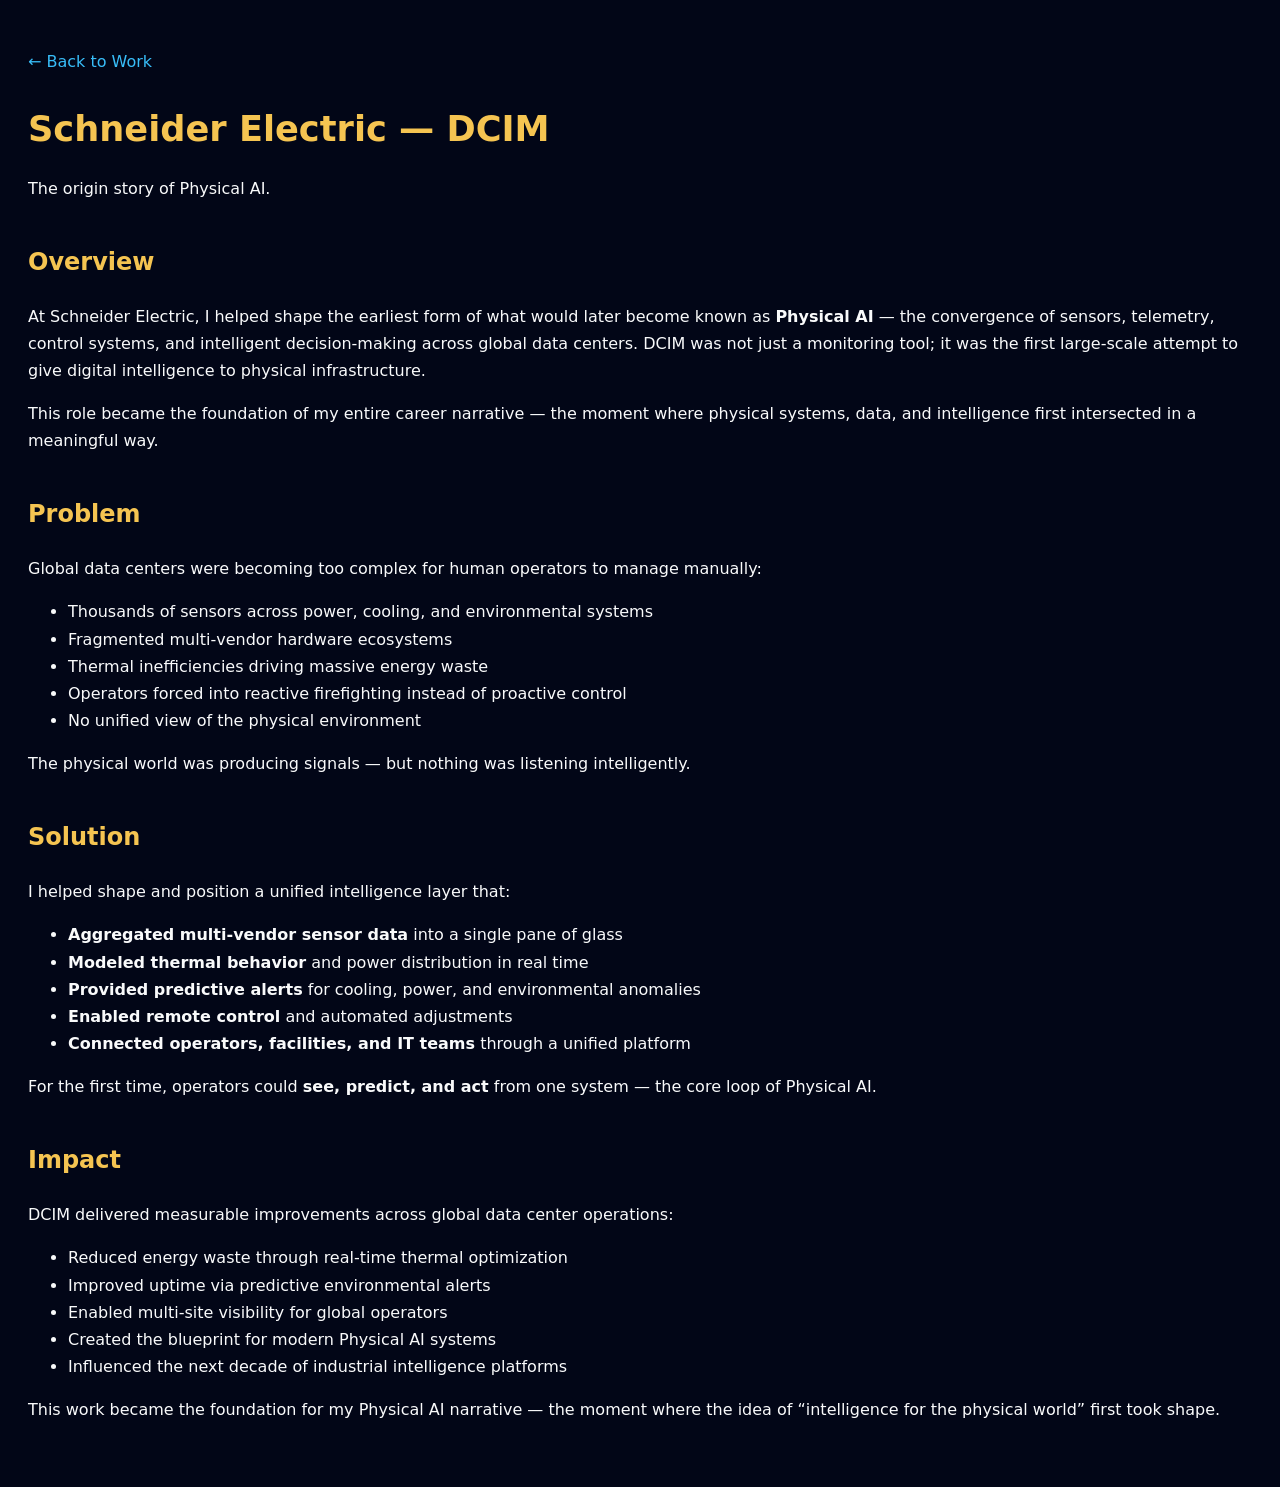
<file: case-dcim.html>
<!DOCTYPE html>
<html lang="en">
<head>
<meta charset="UTF-8">
<meta name="viewport" content="width=device-width, initial-scale=1">
<title>Case Study | Schneider Electric — DCIM</title>

<style>
  body {
    background: #020617;
    color: #f9fafb;
    font-family: system-ui, sans-serif;
    padding: 40px 20px;
    line-height: 1.7;
  }

  h1 { color: #f5c451; font-size: 2.2rem; margin-bottom: 10px; }
  h2 { color: #f5c451; margin-top: 40px; }
  .section { margin-top: 30px; }
  .back { color: #38bdf8; text-decoration: none; font-size: 1rem; }
</style>
</head>

<body>

<a href="work.html" class="back">← Back to Work</a>

<h1>Schneider Electric — DCIM</h1>
<p class="subtitle">The origin story of Physical AI.</p>

<div class="section">
  <h2>Overview</h2>
  <p>
    At Schneider Electric, I helped shape the earliest form of what would later become known as 
    <strong>Physical AI</strong> — the convergence of sensors, telemetry, control systems, and intelligent 
    decision‑making across global data centers. DCIM was not just a monitoring tool; it was the first 
    large‑scale attempt to give digital intelligence to physical infrastructure.
  </p>
  <p>
    This role became the foundation of my entire career narrative — the moment where physical systems, 
    data, and intelligence first intersected in a meaningful way.
  </p>
</div>

<div class="section">
  <h2>Problem</h2>
  <p>
    Global data centers were becoming too complex for human operators to manage manually:
    <ul>
      <li>Thousands of sensors across power, cooling, and environmental systems</li>
      <li>Fragmented multi‑vendor hardware ecosystems</li>
      <li>Thermal inefficiencies driving massive energy waste</li>
      <li>Operators forced into reactive firefighting instead of proactive control</li>
      <li>No unified view of the physical environment</li>
    </ul>
    The physical world was producing signals — but nothing was listening intelligently.
  </p>
</div>

<div class="section">
  <h2>Solution</h2>
  <p>
    I helped shape and position a unified intelligence layer that:
    <ul>
      <li><strong>Aggregated multi‑vendor sensor data</strong> into a single pane of glass</li>
      <li><strong>Modeled thermal behavior</strong> and power distribution in real time</li>
      <li><strong>Provided predictive alerts</strong> for cooling, power, and environmental anomalies</li>
      <li><strong>Enabled remote control</strong> and automated adjustments</li>
      <li><strong>Connected operators, facilities, and IT teams</strong> through a unified platform</li>
    </ul>
    For the first time, operators could <strong>see, predict, and act</strong> from one system — the core 
    loop of Physical AI.
  </p>
</div>

<div class="section">
  <h2>Impact</h2>
  <p>
    DCIM delivered measurable improvements across global data center operations:
    <ul>
      <li>Reduced energy waste through real-time thermal optimization</li>
      <li>Improved uptime via predictive environmental alerts</li>
      <li>Enabled multi‑site visibility for global operators</li>
      <li>Created the blueprint for modern Physical AI systems</li>
      <li>Influenced the next decade of industrial intelligence platforms</li>
    </ul>
    This work became the foundation for my Physical AI narrative — the moment where the idea of 
    “intelligence for the physical world” first took shape.
  </p>
</div>

</body>
</html>
</file>
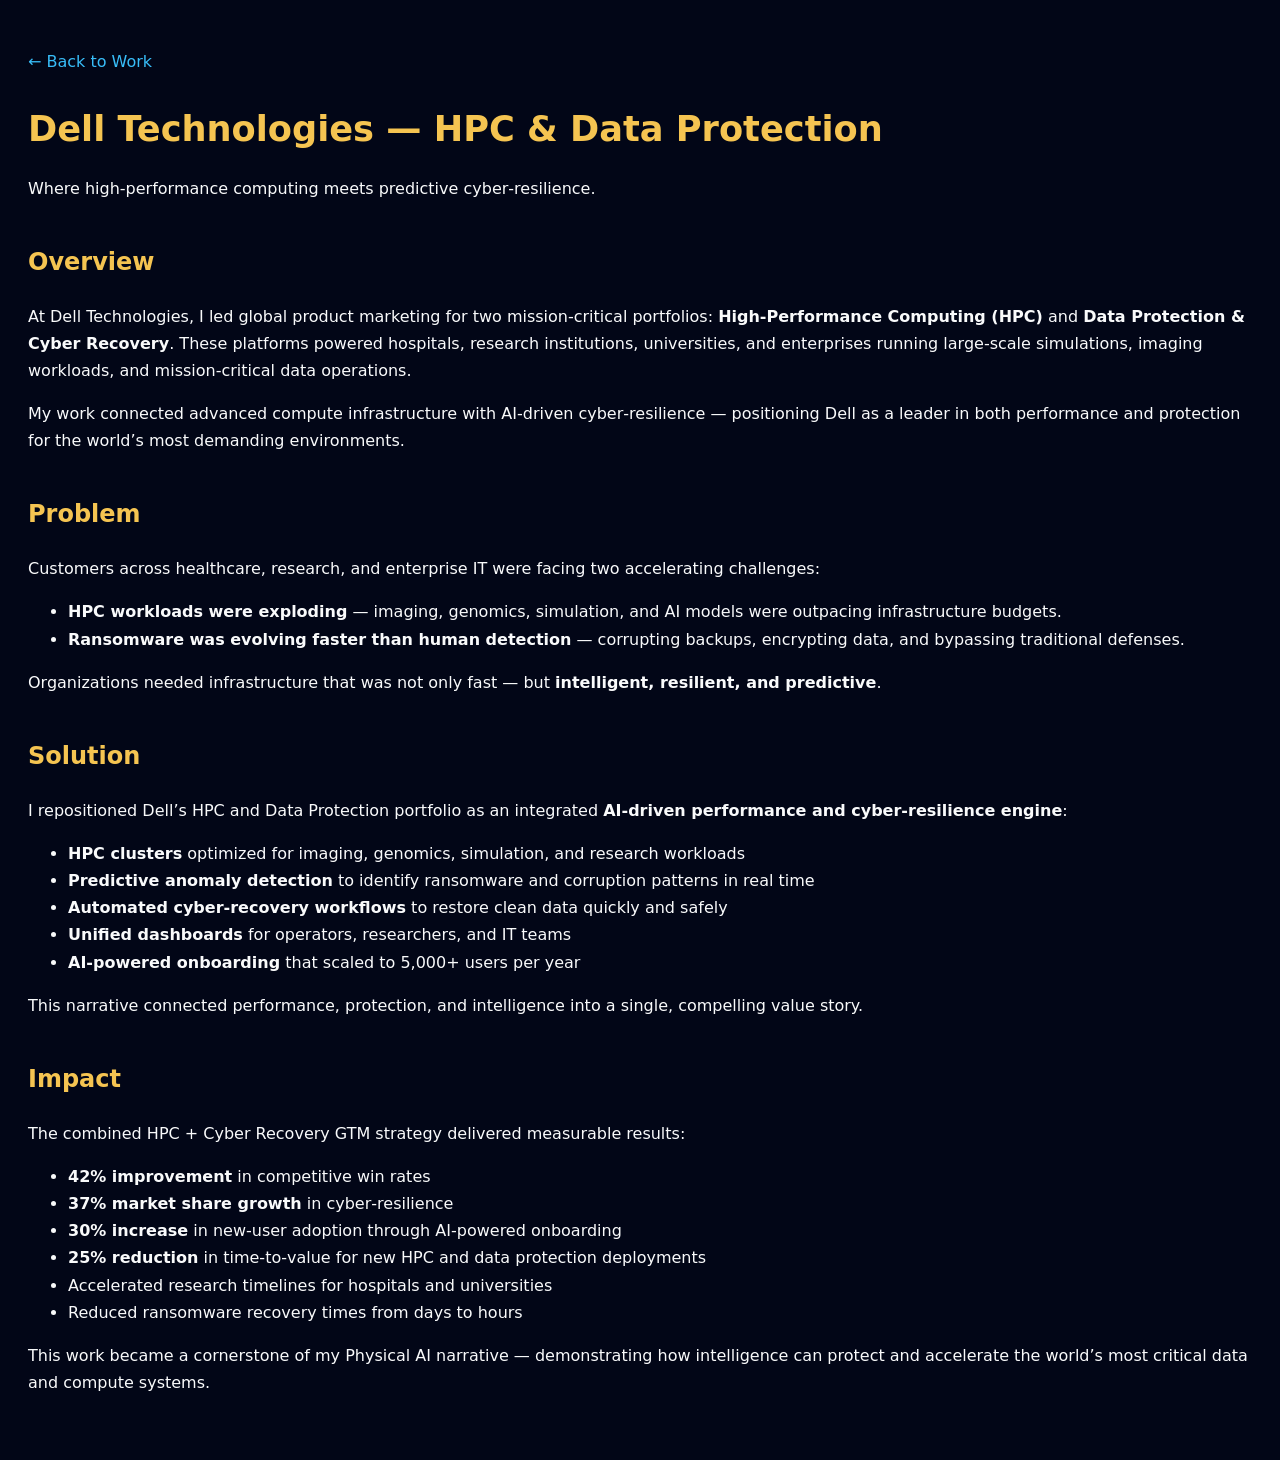
<file: case-dell.html>
<!DOCTYPE html>
<html lang="en">
<head>
<meta charset="UTF-8">
<meta name="viewport" content="width=device-width, initial-scale=1">
<title>Case Study | Dell Technologies — HPC & Data Protection</title>

<style>
  body {
    background: #020617;
    color: #f9fafb;
    font-family: system-ui, sans-serif;
    padding: 40px 20px;
    line-height: 1.7;
  }

  h1 { color: #f5c451; font-size: 2.2rem; margin-bottom: 10px; }
  h2 { color: #f5c451; margin-top: 40px; }
  .section { margin-top: 30px; }
  .back { color: #38bdf8; text-decoration: none; font-size: 1rem; }
</style>
</head>

<body>

<a href="work.html" class="back">← Back to Work</a>

<h1>Dell Technologies — HPC & Data Protection</h1>
<p class="subtitle">Where high‑performance computing meets predictive cyber‑resilience.</p>

<div class="section">
  <h2>Overview</h2>
  <p>
    At Dell Technologies, I led global product marketing for two mission‑critical portfolios: 
    <strong>High‑Performance Computing (HPC)</strong> and <strong>Data Protection & Cyber Recovery</strong>. 
    These platforms powered hospitals, research institutions, universities, and enterprises running 
    large‑scale simulations, imaging workloads, and mission‑critical data operations.
  </p>
  <p>
    My work connected advanced compute infrastructure with AI‑driven cyber‑resilience — positioning Dell 
    as a leader in both performance and protection for the world’s most demanding environments.
  </p>
</div>

<div class="section">
  <h2>Problem</h2>
  <p>
    Customers across healthcare, research, and enterprise IT were facing two accelerating challenges:
    <ul>
      <li><strong>HPC workloads were exploding</strong> — imaging, genomics, simulation, and AI models were outpacing infrastructure budgets.</li>
      <li><strong>Ransomware was evolving faster than human detection</strong> — corrupting backups, encrypting data, and bypassing traditional defenses.</li>
    </ul>
    Organizations needed infrastructure that was not only fast — but <strong>intelligent, resilient, and predictive</strong>.
  </p>
</div>

<div class="section">
  <h2>Solution</h2>
  <p>
    I repositioned Dell’s HPC and Data Protection portfolio as an integrated 
    <strong>AI‑driven performance and cyber‑resilience engine</strong>:
    <ul>
      <li><strong>HPC clusters</strong> optimized for imaging, genomics, simulation, and research workloads</li>
      <li><strong>Predictive anomaly detection</strong> to identify ransomware and corruption patterns in real time</li>
      <li><strong>Automated cyber‑recovery workflows</strong> to restore clean data quickly and safely</li>
      <li><strong>Unified dashboards</strong> for operators, researchers, and IT teams</li>
      <li><strong>AI‑powered onboarding</strong> that scaled to 5,000+ users per year</li>
    </ul>
    This narrative connected performance, protection, and intelligence into a single, compelling value story.
  </p>
</div>

<div class="section">
  <h2>Impact</h2>
  <p>
    The combined HPC + Cyber Recovery GTM strategy delivered measurable results:
    <ul>
      <li><strong>42% improvement</strong> in competitive win rates</li>
      <li><strong>37% market share growth</strong> in cyber‑resilience</li>
      <li><strong>30% increase</strong> in new‑user adoption through AI‑powered onboarding</li>
      <li><strong>25% reduction</strong> in time‑to‑value for new HPC and data protection deployments</li>
      <li>Accelerated research timelines for hospitals and universities</li>
      <li>Reduced ransomware recovery times from days to hours</li>
    </ul>
    This work became a cornerstone of my Physical AI narrative — demonstrating how intelligence can 
    protect and accelerate the world’s most critical data and compute systems.
  </p>
</div>

</body>
</html>
</file>
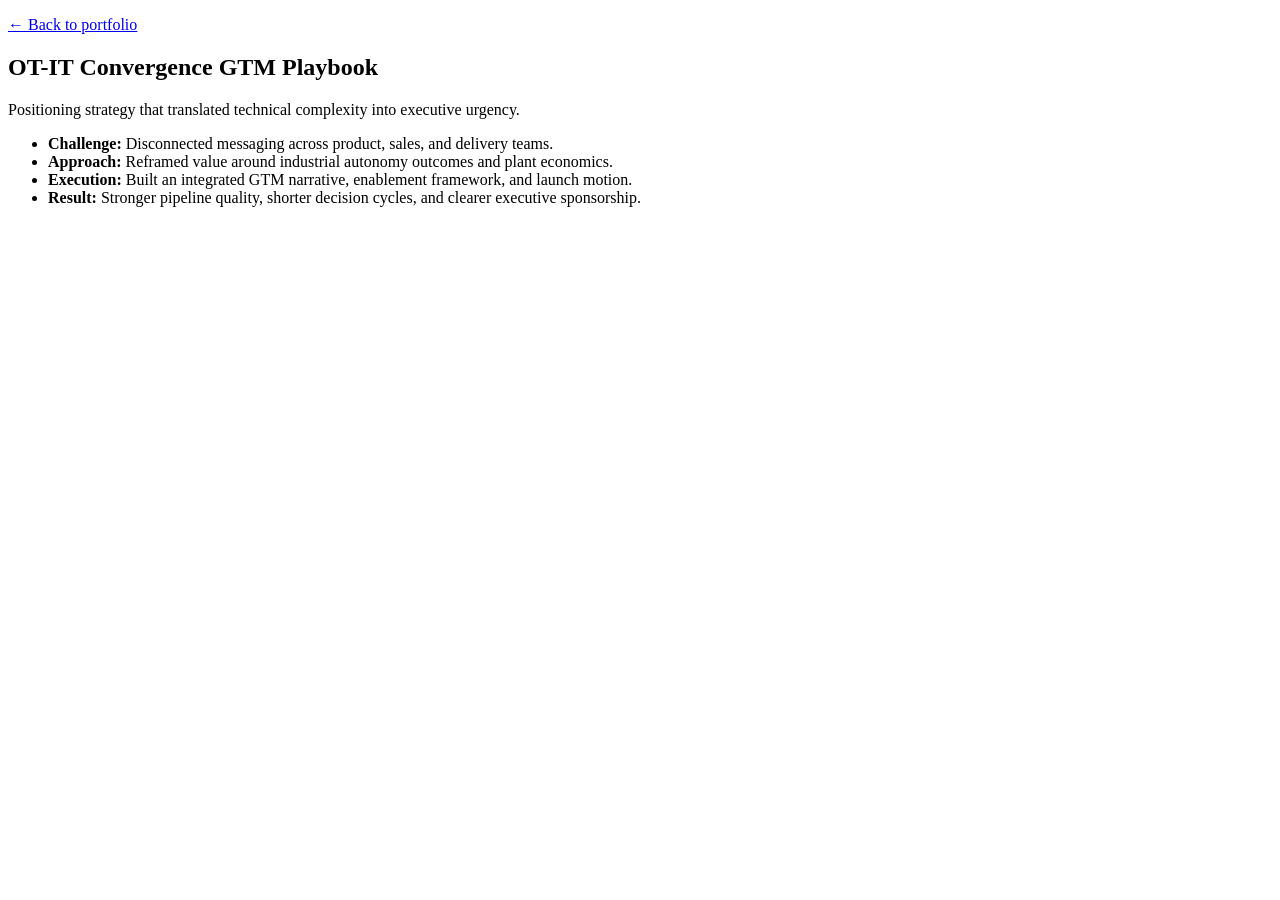
<file: case-studies/gtm-ot-it.html>
<!doctype html>
<html lang="en">
<head>
  <meta charset="UTF-8" />
  <meta name="viewport" content="width=device-width, initial-scale=1.0" />
  <title>GTM OT-IT Convergence | Muhammad Yunas</title>
  <link rel="preconnect" href="https://fonts.googleapis.com" />
  <link rel="preconnect" href="https://fonts.gstatic.com" crossorigin />
  <link href="https://fonts.googleapis.com/css2?family=Inter:wght@400;600;700;800&display=swap" rel="stylesheet" />
  <link rel="stylesheet" href="../assets/css/style.css" />
</head>
<body>
  <main class="section">
    <article class="container narrow">
      <p><a href="../index.html">← Back to portfolio</a></p>
      <h1>OT-IT Convergence GTM Playbook</h1>
      <p class="lead">Positioning strategy that translated technical complexity into executive urgency.</p>
      <ul>
        <li><strong>Challenge:</strong> Disconnected messaging across product, sales, and delivery teams.</li>
        <li><strong>Approach:</strong> Reframed value around industrial autonomy outcomes and plant economics.</li>
        <li><strong>Execution:</strong> Built an integrated GTM narrative, enablement framework, and launch motion.</li>
        <li><strong>Result:</strong> Stronger pipeline quality, shorter decision cycles, and clearer executive sponsorship.</li>
      </ul>
    </article>
  </main>
  <script src="../assets/js/main.js"></script>
</body>
</html>
</file>
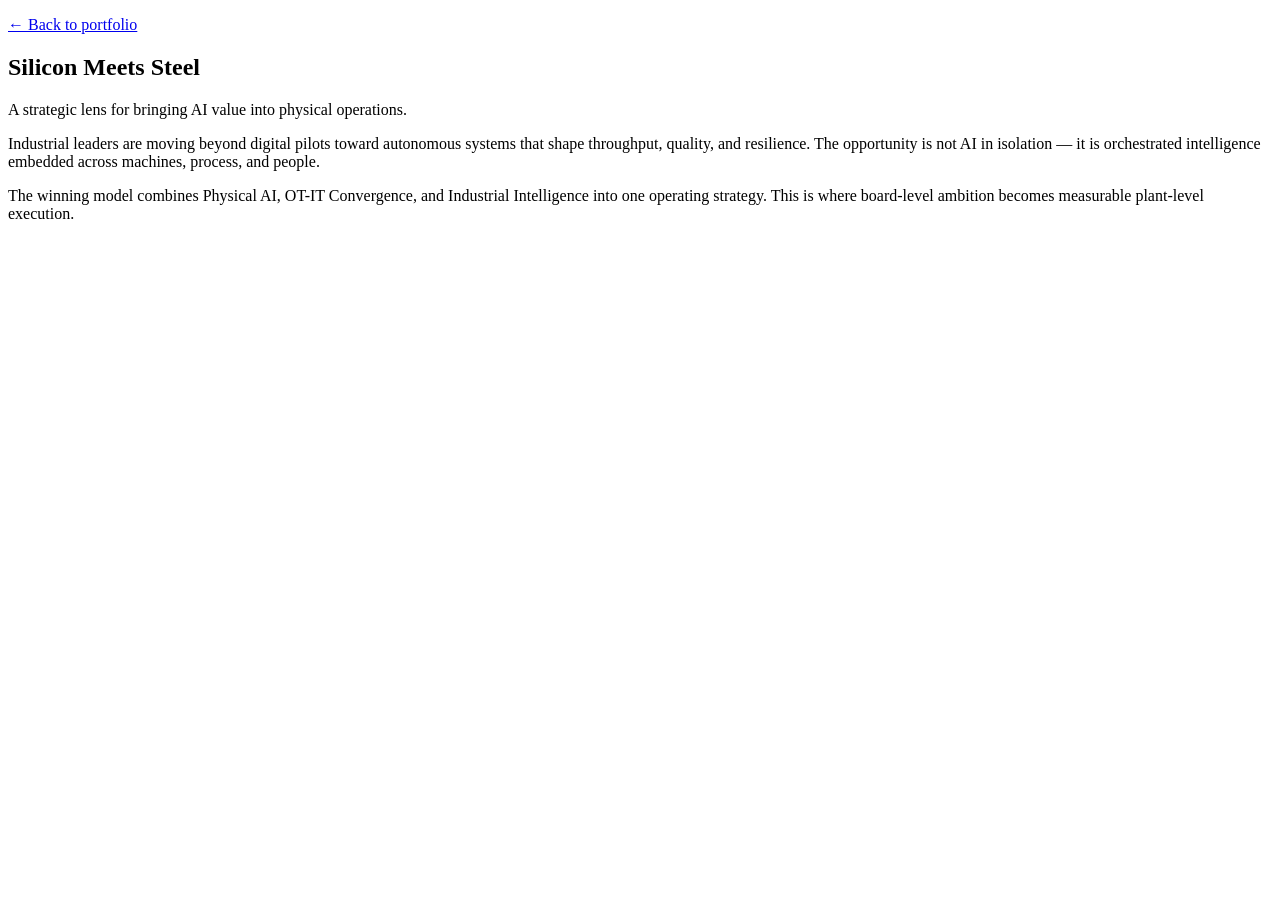
<file: thought-leadership/silicon-meets-steel.html>
<!doctype html>
<html lang="en">
<head>
  <meta charset="UTF-8" />
  <meta name="viewport" content="width=device-width, initial-scale=1.0" />
  <title>Silicon Meets Steel | Muhammad Yunas</title>
  <link rel="preconnect" href="https://fonts.googleapis.com" />
  <link rel="preconnect" href="https://fonts.gstatic.com" crossorigin />
  <link href="https://fonts.googleapis.com/css2?family=Inter:wght@400;600;700;800&display=swap" rel="stylesheet" />
  <link rel="stylesheet" href="../assets/css/style.css" />
</head>
<body>
  <main class="section">
    <article class="container narrow">
      <p><a href="../index.html">← Back to portfolio</a></p>
      <h1>Silicon Meets Steel</h1>
      <p class="lead">A strategic lens for bringing AI value into physical operations.</p>
      <p>Industrial leaders are moving beyond digital pilots toward autonomous systems that shape throughput, quality, and resilience. The opportunity is not AI in isolation — it is orchestrated intelligence embedded across machines, process, and people.</p>
      <p>The winning model combines Physical AI, OT-IT Convergence, and Industrial Intelligence into one operating strategy. This is where board-level ambition becomes measurable plant-level execution.</p>
    </article>
  </main>
  <script src="../assets/js/main.js"></script>
</body>
</html>
</file>
<file: assets/css/style.css>
<!DOCTYPE html>
<html lang="en">
<head>
  <meta charset="UTF-8" />
  <title>Muhammad Yunas – Physical AI & GTM</title>
  <meta name="viewport" content="width=device-width, initial-scale=1.0" />

  <!-- SEO basics -->
  <meta name="description" content="Muhammad Yunas – Senior Product Marketing leader in Physical AI, Industrial AI, and GTM strategy." />

  <!-- Open Graph -->
  <meta property="og:title" content="Muhammad Yunas – Physical AI & GTM" />
  <meta property="og:description" content="Executive portfolio for Physical AI, Industrial AI, and GTM leadership." />
  <meta property="og:url" content="https://muhammad-yunas.com" />
  <meta property="og:type" content="website" />

  <!-- Google Analytics 4 -->
  <script async src="https://www.googletagmanager.com/gtag/js?id=G-NG2H7GWNJN"></script>
  <script>
    window.dataLayer = window.dataLayer || [];
    function gtag(){dataLayer.push(arguments);}
    gtag('js', new Date());
    gtag('config', 'G-NG2H7GWNJN');
  </script>

  <link rel="stylesheet" href="style.css" />
</head>
<body>
  <header class="site-header">
    <div class="logo-mark">MY</div>
    <nav class="top-nav">
      <a href="#about">About</a>
      <a href="#story">Story</a>
      <a href="#work">Work</a>
      <a href="#portfolio">Visual Portfolio</a>
      <a href="#contact">Contact</a>
    </nav>
  </header>

  <!-- HERO -->
  <section class="hero" id="hero">
    <div class="hero-left">
      <p class="hero-kicker">Physical AI · Industrial AI · GTM</p>
      <h1 class="hero-title">Muhammad Yunas</h1>
      <p class="hero-subtitle">Senior Product Marketing & GTM Leader</p>
      <p class="hero-tagline">
        I design and launch systems where <span class="tagline-highlight">sense, analyze, and act</span> are not buzzwords—they’re the operating model.
      </p>

      <div class="hero-cta-row">
        <a href="/assets/resume.pdf"
           class="btn btn-primary"
           target="_blank"
           rel="noopener"
           onclick="gtag('event', 'resume_download', { event_category: 'engagement' });">
          Download Resume
        </a>
        <a href="mailto:Yunasmuh@gmail.com" class="btn btn-secondary">
          Email
        </a>
      </div>

      <div class="hero-links">
        <a href="https://www.linkedin.com/in/muhammad-yunas"
           target="_blank"
           rel="noopener"
           onclick="gtag('event', 'linkedin_click', { event_category: 'engagement' });">
          LinkedIn
        </a>
        <span class="hero-separator">·</span>
        <a href="https://muhammad-yunas.com"
           target="_blank"
           rel="noopener"
           onclick="gtag('event', 'website_click', { event_category: 'engagement' });">
          Website
        </a>
      </div>
    </div>

    <div class="hero-right">
      <div class="persona-wrapper">
        <img src="assets/persona.png"
             alt="Executive portrait of Muhammad Yunas"
             class="persona-image" />
      </div>
    </div>
  </section>

  <!-- NARRATION BUBBLE (BOTTOM RIGHT) -->
  <div id="personaNarration" class="persona-narration"></div>

  <!-- ABOUT -->
  <section id="about" class="section">
    <h2>About</h2>
    <p>
      I operate at the intersection of Physical AI, Industrial AI, and GTM strategy—translating complex systems into narratives
      that executives can act on and operators can trust.
    </p>
  </section>

  <!-- STORY -->
  <section id="story" class="section">
    <h2>Story</h2>
    <p>
      My work centers on building clarity in environments where telemetry, signals, and constraints collide. I focus on
      narrative, positioning, and system design that make transformation feel inevitable instead of optional.
    </p>
  </section>

  <!-- WORK -->
  <section id="work" class="section">
    <h2>Selected Work</h2>
    <p>
      From industrial platforms to Physical AI deployments, I’ve led GTM and product marketing motions that align
      executive intent with operational reality.
    </p>
  </section>

  <!-- CASE STUDY -->
  <section id="case-study" class="section">
    <h2>Case Study: Sense · Analyze · Act</h2>
    <p>
      A transformation program where sensing infrastructure, analytical models, and action layers were unified into a single
      narrative and operating rhythm—reducing friction, increasing adoption, and clarifying value.
    </p>
  </section>

  <!-- SENSE · ANALYZE · ACT -->
  <section id="sense-analyze-act" class="section">
    <h2>Sense · Analyze · Act</h2>
    <p>
      Precision isn’t optional—it’s the operating system. I design GTM and product narratives that respect constraints,
      elevate signals, and make decisions feel grounded instead of speculative.
    </p>
  </section>

  <!-- VISUAL PORTFOLIO (CARDS MOVED HERE) -->
  <section id="portfolio" class="section">
    <h2>Visual Portfolio</h2>
    <p>Every frame is a signal. Every signal tells a story.</p>

    <div class="portfolio-grid">
      <article class="portfolio-card">
        <h3>Industrial Cinematic</h3>
        <p>Visual language tuned to industrial systems, telemetry, and motion.</p>
      </article>
      <article class="portfolio-card">
        <h3>Executive Gold</h3>
        <p>Premium aesthetic that aligns with boardroom expectations and operator reality.</p>
      </article>
      <article class="portfolio-card">
        <h3>Signals & Telemetry</h3>
        <p>Frames that highlight data as narrative, not noise.</p>
      </article>
      <article class="portfolio-card">
        <h3>Story Arc</h3>
        <p>Visual sequences that carry a clear before/after transformation story.</p>
      </article>
    </div>
  </section>

  <!-- CONTACT -->
  <section id="contact" class="section section-contact">
    <h2>Contact</h2>
    <p>Good work. Let’s continue building forward.</p>

    <div class="contact-links">
      <a href="mailto:Yunasmuh@gmail.com" class="btn btn-primary">Email</a>
      <a href="https://www.linkedin.com/in/muhammad-yunas"
         target="_blank"
         rel="noopener"
         class="btn btn-secondary"
         onclick="gtag('event', 'linkedin_click', { event_category: 'engagement' });">
        LinkedIn
      </a>
      <a href="https://muhammad-yunas.com"
         target="_blank"
         rel="noopener"
         class="btn btn-secondary"
         onclick="gtag('event', 'website_click', { event_category: 'engagement' });">
        Website
      </a>
      <a href="/assets/resume.pdf"
         target="_blank"
         rel="noopener"
         class="btn btn-secondary"
         onclick="gtag('event', 'resume_download', { event_category: 'engagement' });">
        Download Resume
      </a>
    </div>
  </section>

  <!-- FOOTER -->
  <footer class="site-footer">
    <div class="footer-links">
      <a href="mailto:Yunasmuh@gmail.com">Email</a>
      <span>·</span>
      <a href="https://www.linkedin.com/in/muhammad-yunas"
         target="_blank"
         rel="noopener">
        LinkedIn
      </a>
      <span>·</span>
      <a href="https://muhammad-yunas.com"
         target="_blank"
         rel="noopener">
        Website
      </a>
      <span>·</span>
      <a href="/assets/resume.pdf"
         target="_blank"
         rel="noopener">
        Resume
      </a>
    </div>
    <p class="footer-meta">© <span id="year"></span> Muhammad Yunas · Physical AI & GTM</p>
  </footer>

  <script src="script.js"></script>
</body>
</html>
</file>
